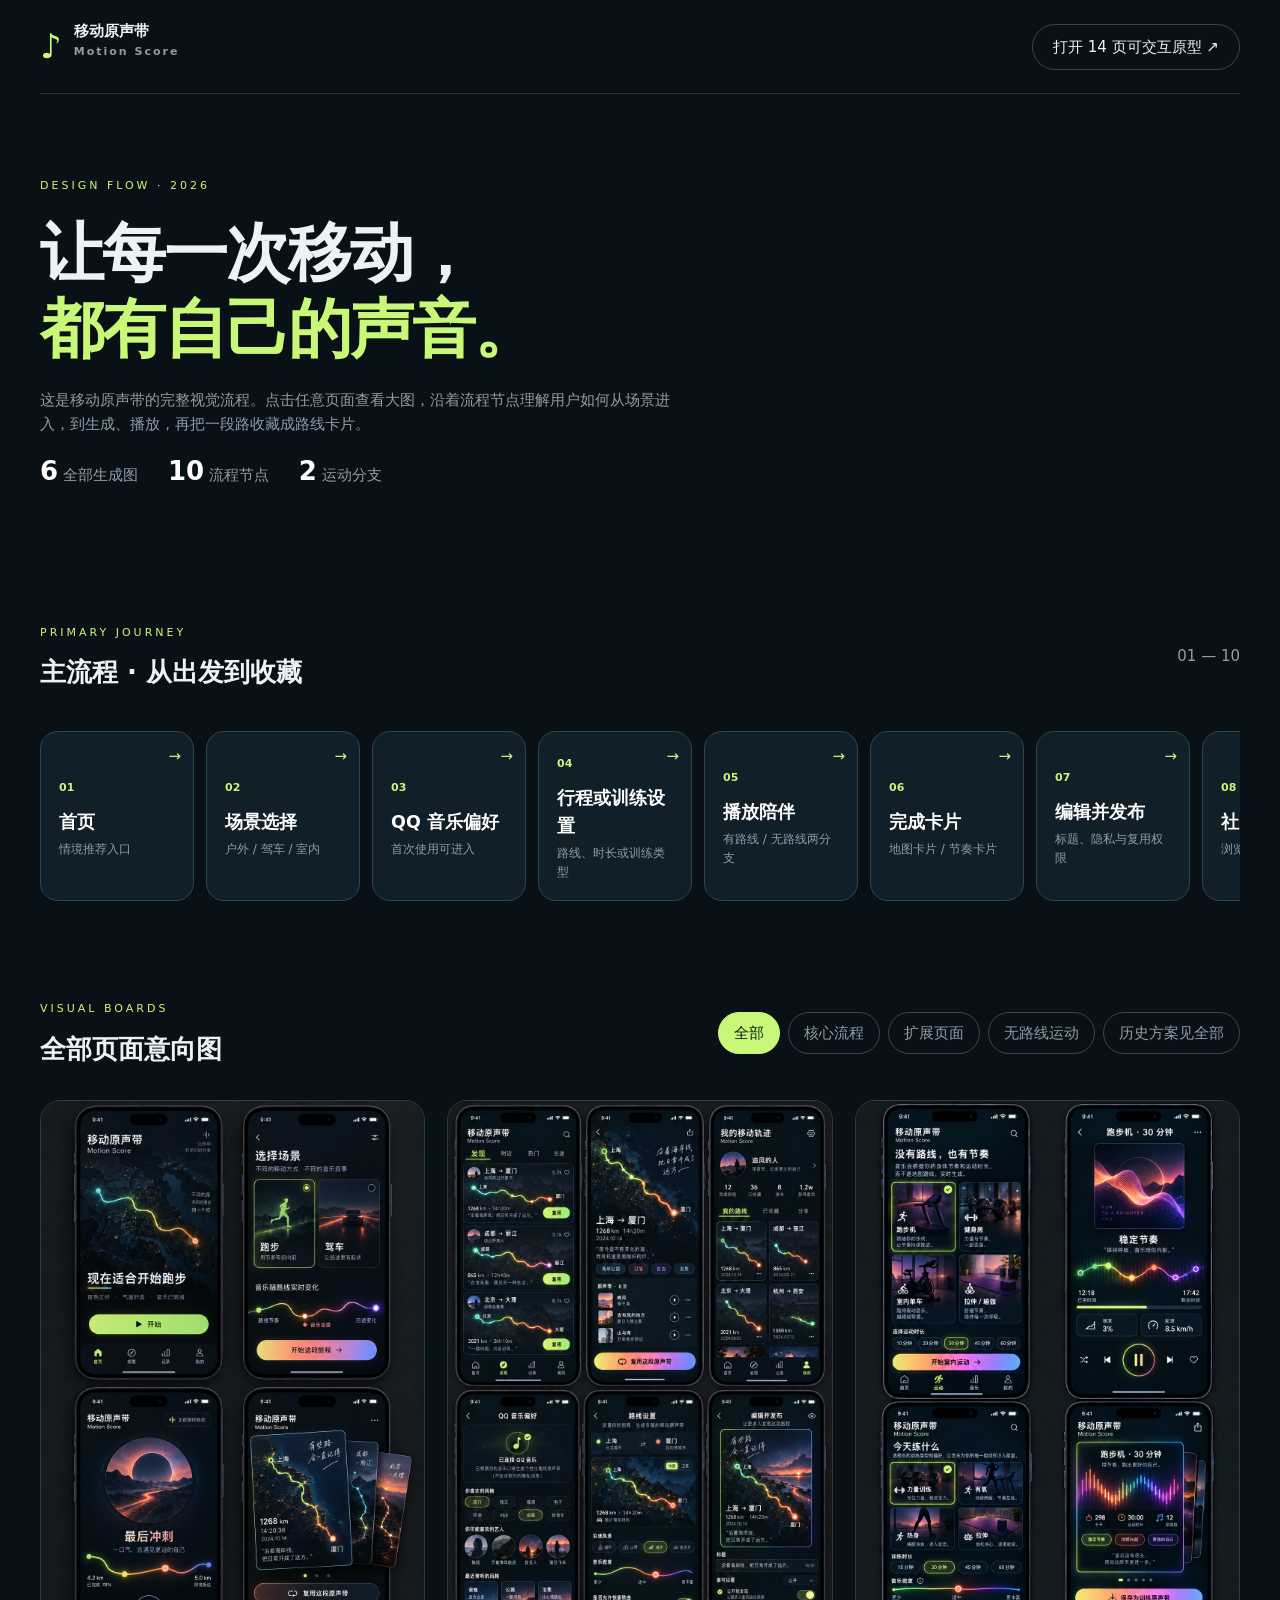
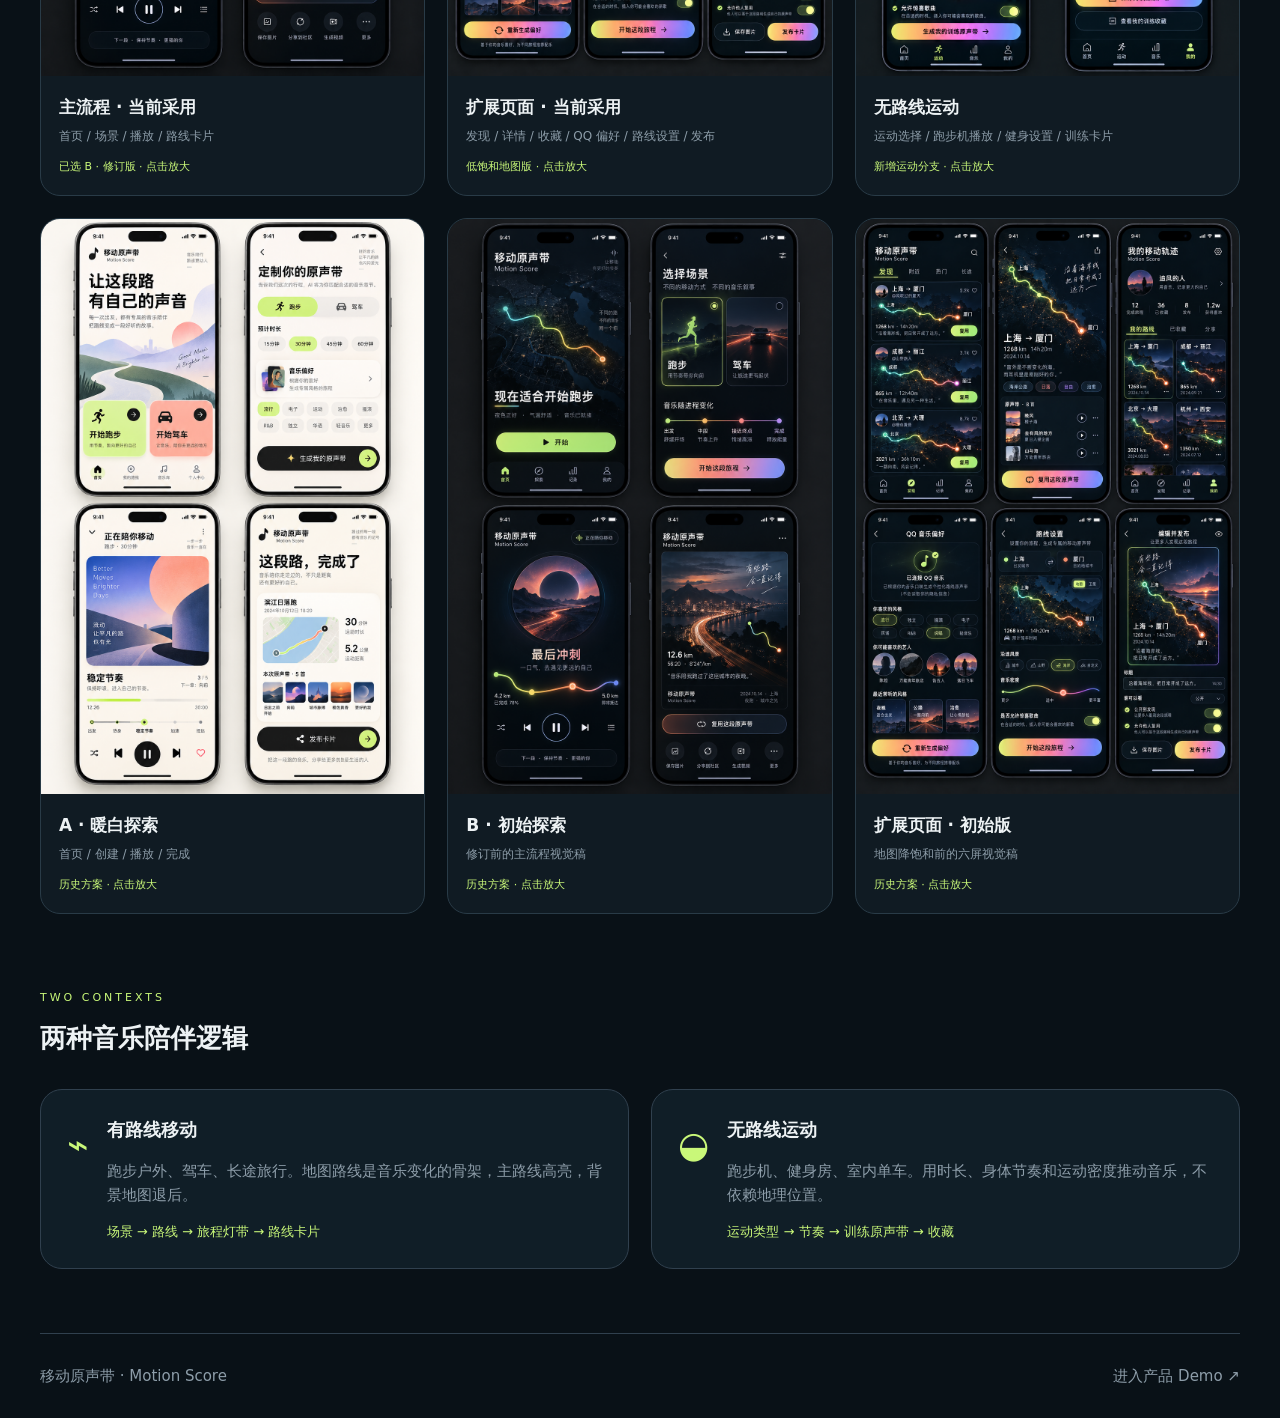
<file: design-flow.html>
<!doctype html>
<html lang="zh-CN">
<head>
  <meta charset="UTF-8" />
  <meta name="viewport" content="width=device-width, initial-scale=1.0" />
  <title>移动原声带 · 设计流程展厅</title>
  <link rel="stylesheet" href="design-flow.css" />
</head>
<body>
  <main class="shell">
    <header class="topbar">
      <a class="brand" href="index.html"><span class="brand-mark">♪</span><span>移动原声带<small>Motion Score</small></span></a>
      <a class="demo-link" href="motion-score-html.html">打开 14 页可交互原型 <span>↗</span></a>
    </header>

    <section class="intro">
      <p class="eyebrow">DESIGN FLOW · 2026</p>
      <h1>让每一次移动，<br><em>都有自己的声音。</em></h1>
      <p class="intro-copy">这是移动原声带的完整视觉流程。点击任意页面查看大图，沿着流程节点理解用户如何从场景进入，到生成、播放，再把一段路收藏成路线卡片。</p>
      <div class="stats"><span><b>4</b> 视觉方案</span><span><b>10</b> 主流程节点</span><span><b>2</b> 运动分支</span></div>
    </section>

    <section class="flow-section">
      <div class="section-heading"><div><p class="eyebrow">PRIMARY JOURNEY</p><h2>主流程 · 从出发到收藏</h2></div><span class="route-label">01 — 10</span></div>
      <div class="flow-track" id="flowTrack"></div>
    </section>

    <section class="gallery-section" id="gallery">
      <div class="section-heading"><div><p class="eyebrow">VISUAL BOARDS</p><h2>全部页面意向图</h2></div><div class="filters" role="tablist"><button class="filter active" data-filter="all">全部</button><button class="filter" data-filter="core">核心流程</button><button class="filter" data-filter="secondary">扩展页面</button><button class="filter" data-filter="fitness">无路线运动</button></div></div>
      <div class="board-grid" id="boardGrid"></div>
    </section>

    <section class="branch-section">
      <div class="section-heading"><div><p class="eyebrow">TWO CONTEXTS</p><h2>两种音乐陪伴逻辑</h2></div></div>
      <div class="branch-grid"><article class="branch-card route"><span class="branch-icon">⌁</span><div><h3>有路线移动</h3><p>跑步户外、驾车、长途旅行。地图路线是音乐变化的骨架，主路线高亮，背景地图退后。</p><div class="branch-flow">场景 → 路线 → 旅程灯带 → 路线卡片</div></div></article><article class="branch-card indoor"><span class="branch-icon">◒</span><div><h3>无路线运动</h3><p>跑步机、健身房、室内单车。用时长、身体节奏和运动密度推动音乐，不依赖地理位置。</p><div class="branch-flow">运动类型 → 节奏 → 训练原声带 → 收藏</div></div></article></div>
    </section>

    <footer><span>移动原声带 · Motion Score</span><a href="index.html">进入产品 Demo ↗</a></footer>
  </main>
  <div class="lightbox" id="lightbox" aria-hidden="true"><button class="lightbox-close" id="closeLightbox">×</button><img id="lightboxImage" alt="页面意向图大图" /><div class="lightbox-caption" id="lightboxCaption"></div></div>
  <script src="design-flow.js"></script>
</body>
</html>
</file>
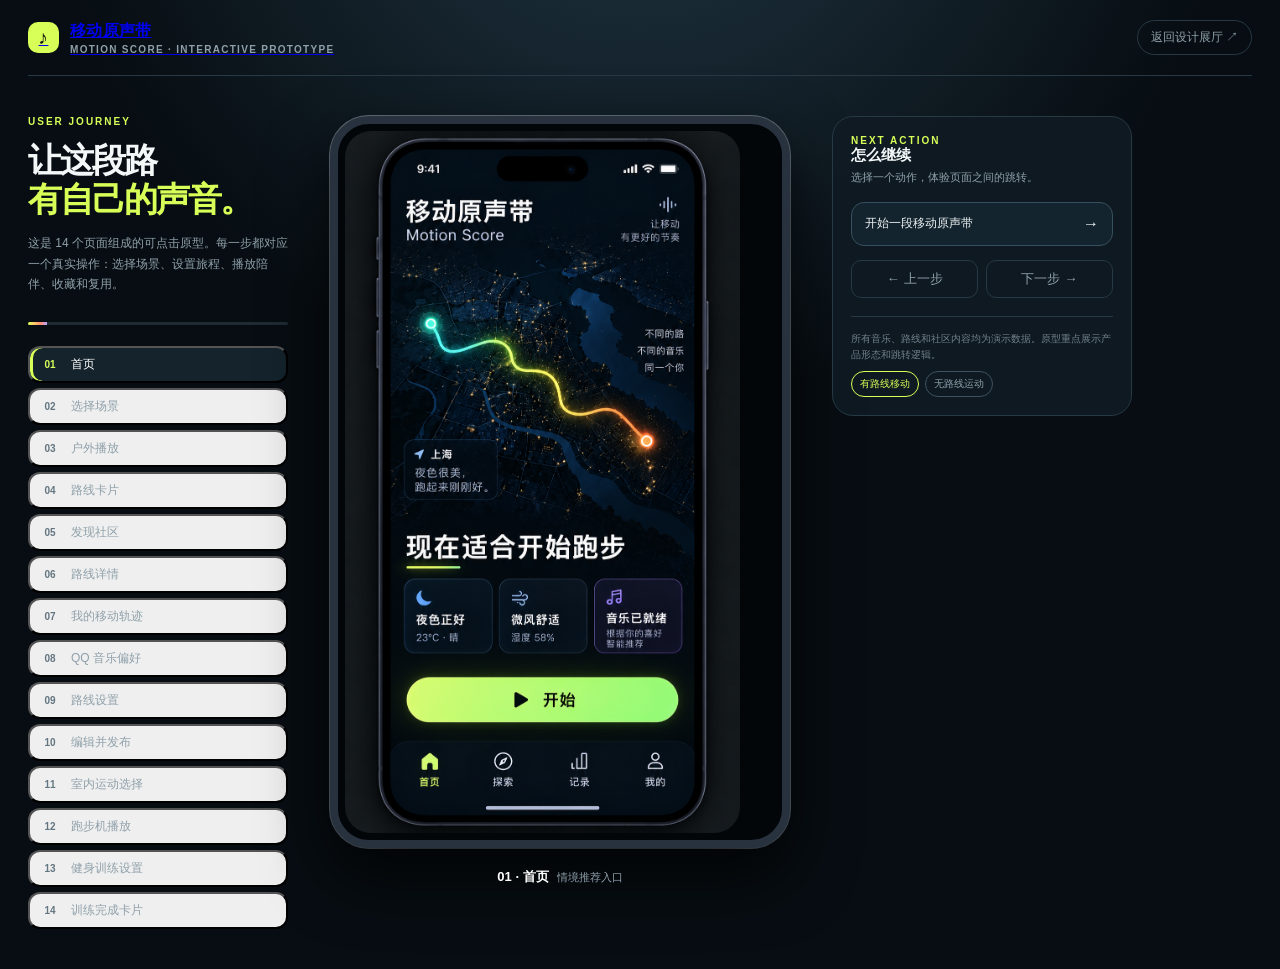
<file: motion-score-prototype.html>
<!doctype html>
<html lang="zh-CN">
<head>
  <meta charset="UTF-8"><meta name="viewport" content="width=device-width, initial-scale=1.0">
  <title>移动原声带 · 可交互原型</title>
  <style>
    :root{--bg:#070d12;--panel:#101b23;--line:#263944;--muted:#8fa0aa;--ink:#f3f7f8;--lime:#d8ff58;--coral:#ff8d70;--purple:#bba5ff}*{box-sizing:border-box}body{margin:0;background:radial-gradient(circle at 50% -20%,#213744 0,#070d12 45%),#070d12;color:var(--ink);font-family:Inter,"PingFang SC","Microsoft YaHei",sans-serif}.shell{max-width:1320px;margin:auto;padding:0 28px 40px}.topbar{height:76px;border-bottom:1px solid var(--line);display:flex;justify-content:space-between;align-items:center}.brand{display:flex;gap:11px;align-items:center;font-weight:800;letter-spacing:.02em}.mark{display:grid;place-items:center;width:31px;height:31px;border-radius:10px;background:var(--lime);color:#111;font-size:19px}.brand small{display:block;color:var(--muted);font-size:10px;letter-spacing:.13em;margin-top:2px}.back{color:var(--muted);text-decoration:none;font-size:12px;border:1px solid var(--line);border-radius:999px;padding:8px 13px}.layout{display:grid;grid-template-columns:260px minmax(300px,460px) 300px;gap:42px;align-items:start;padding-top:40px}.eyebrow{font-size:10px;letter-spacing:.2em;color:var(--lime);font-weight:800}.side h1{font-size:34px;line-height:1.15;letter-spacing:-.06em;margin:14px 0}.side-copy{color:var(--muted);font-size:12px;line-height:1.7;margin-bottom:28px}.progress{height:3px;background:#1e2b33;border-radius:9px;overflow:hidden;margin:15px 0 21px}.progress i{display:block;height:100%;background:linear-gradient(90deg,var(--lime),#ffc766,var(--coral),var(--purple));width:7%;transition:.28s}.step-list{display:grid;gap:5px}.step{display:flex;align-items:center;gap:11px;padding:8px 10px;border-radius:12px;color:var(--muted);font-size:12px;cursor:pointer;transition:.16s}.step:hover,.step.active{background:#14232c;color:#fff}.step.active{box-shadow:inset 3px 0 var(--lime)}.step b{font-size:10px;color:#637580;width:20px}.step.active b{color:var(--lime)}.viewer{text-align:center}.device{background:#030609;border:8px solid #27323e;border-radius:39px;padding:7px;box-shadow:0 28px 65px #000b,0 0 0 1px #65717c;display:inline-block;line-height:0;max-width:100%}.device img{width:min(100%,395px);height:auto;border-radius:26px;display:block}.caption{margin-top:16px;color:var(--muted);font-size:11px}.caption strong{color:#fff;font-size:13px;margin-right:8px}.actions{background:rgba(16,27,35,.92);border:1px solid var(--line);border-radius:21px;padding:18px;position:sticky;top:24px}.actions h2{font-size:15px;margin:0 0 4px}.actions>p{color:var(--muted);font-size:11px;line-height:1.5;margin:0 0 16px}.action-list{display:grid;gap:8px}.action{width:100%;border:1px solid #37505e;background:#14242e;color:#eef4f5;text-align:left;padding:12px 13px;border-radius:13px;display:flex;justify-content:space-between;align-items:center;font-size:12px;cursor:pointer;transition:.15s}.action:hover{background:var(--lime);color:#101610;border-color:var(--lime);transform:translateX(2px)}.action .arrow{font-size:16px}.aux{display:flex;gap:8px;margin-top:14px}.aux button{flex:1;border:1px solid var(--line);background:transparent;color:var(--muted);padding:9px;border-radius:10px;cursor:pointer}.aux button:hover{border-color:var(--lime);color:var(--lime)}.note{margin-top:18px;padding-top:14px;border-top:1px solid var(--line);color:#70818c;font-size:10px;line-height:1.6}.branch{display:inline-flex;gap:6px;flex-wrap:wrap;margin-top:8px}.chip{border:1px solid #3e5260;border-radius:999px;padding:5px 8px;color:var(--muted);font-size:10px}.chip.on{border-color:var(--lime);color:var(--lime)}@media(max-width:980px){.layout{grid-template-columns:210px minmax(280px,430px);gap:24px}.actions{grid-column:1/-1;position:static}.action-list{grid-template-columns:repeat(2,1fr)}}@media(max-width:650px){.shell{padding:0 15px 24px}.topbar{height:65px}.layout{display:block;padding-top:23px}.side{margin-bottom:22px}.side h1{font-size:30px}.step-list{display:flex;overflow:auto;padding-bottom:3px}.step{flex:0 0 auto;padding:8px 10px}.step p{display:none}.viewer{margin-bottom:22px}.device{border-width:6px;border-radius:31px}.device img{border-radius:22px}.actions{padding:15px}.action-list{grid-template-columns:1fr 1fr}}
  </style>
</head>
<body>
  <main class="shell">
    <header class="topbar"><a class="brand" href="index.html"><span class="mark">♪</span><span>移动原声带<small>MOTION SCORE · INTERACTIVE PROTOTYPE</small></span></a><a class="back" href="design-flow.html">返回设计展厅 ↗</a></header>
    <div class="layout">
      <aside class="side"><div class="eyebrow">USER JOURNEY</div><h1>让这段路<br><span style="color:var(--lime)">有自己的声音。</span></h1><p class="side-copy">这是 14 个页面组成的可点击原型。每一步都对应一个真实操作：选择场景、设置旅程、播放陪伴、收藏和复用。</p><div class="progress"><i id="progressBar"></i></div><div class="step-list" id="stepList"></div></aside>
      <section class="viewer"><div class="device"><img id="screenImage" alt="当前移动原声带页面"></div><div class="caption"><strong id="screenTitle"></strong><span id="screenDesc"></span></div></section>
      <aside class="actions"><div class="eyebrow">NEXT ACTION</div><h2 id="actionTitle">怎么继续</h2><p id="actionDesc">选择一个动作，体验页面之间的跳转。</p><div class="action-list" id="actionList"></div><div class="aux"><button id="prevBtn">← 上一步</button><button id="nextBtn">下一步 →</button></div><div class="note">所有音乐、路线和社区内容均为演示数据。原型重点展示产品形态和跳转逻辑。</div><div class="branch"><span class="chip on">有路线移动</span><span class="chip">无路线运动</span></div></aside>
    </div>
  </main>
  <script>
    const screens=[
      ['首页','情境推荐入口','design-assets/hd-pages/01-home.png',[['开始一段移动原声带',1]]],
      ['选择场景','跑步 / 驾车 / 不同的音乐叙事','design-assets/hd-pages/02-scene.png',[['选择跑步 · 设置路线',8],['选择驾车 · 设置路线',8],['进入室内运动',10]]],
      ['户外播放','路线灯带正在陪你移动','design-assets/hd-pages/03-outdoor-play.png',[['结束本次原声带',3]]],
      ['路线卡片','一段路，收藏成自己的声音','design-assets/hd-pages/04-route-card.png',[['复用这段原声带',8],['发布到发现',9]]],
      ['发现社区','浏览别人的移动原声带','design-assets/hd-pages/05-discover.png',[['打开上海 → 厦门',5],['复用这段路线',8]]],
      ['路线详情','一张卡片，完整记录一段旅程','design-assets/hd-pages/06-route-detail.png',[['复用这段原声带',8]]],
      ['我的移动轨迹','个人路线收藏与分享','design-assets/hd-pages/07-profile.png',[['打开路线收藏',5],['设置 QQ 音乐偏好',7]]],
      ['QQ 音乐偏好','让推荐更像你','design-assets/hd-pages/08-preferences.png',[['重新生成偏好',1],['返回路线设置',8]]],
      ['路线设置','为这段旅程设置音乐密度','design-assets/hd-pages/09-route-setup.png',[['开始这段旅程',2]]],
      ['编辑并发布','决定谁能看见和复用','design-assets/hd-pages/10-publish.png',[['发布卡片',4],['保存图片后返回',5]]],
      ['室内运动选择','没有路线，也有节奏','design-assets/hd-pages/11-indoor-select.png',[['选择跑步机',11],['选择健身房',12]]],
      ['跑步机播放','音乐跟着身体节奏变化','design-assets/hd-pages/12-treadmill.png',[['完成训练',13]]],
      ['健身训练设置','今天练什么','design-assets/hd-pages/13-gym-setup.png',[['生成训练原声带',11]]],
      ['训练完成卡片','把训练收藏成原声带','design-assets/hd-pages/14-workout-card.png',[['查看训练收藏',6],['再来一段室内运动',10]]]
    ];
    let current=0;
    const $=s=>document.querySelector(s), image=$('#screenImage'), title=$('#screenTitle'), desc=$('#screenDesc'), actions=$('#actionList');
    function render(){const s=screens[current];image.src=s[2];image.alt=`${s[0]}：${s[1]}`;title.textContent=`${String(current+1).padStart(2,'0')} · ${s[0]}`;desc.textContent=s[1];$('#progressBar').style.width=`${((current+1)/screens.length)*100}%`;$('#actionTitle').textContent=current===13?'下一步':'怎么继续';actions.innerHTML=s[3].map(([label,target])=>`<button class="action" data-target="${target}"><span>${label}</span><span class="arrow">→</span></button>`).join('');document.querySelectorAll('.action').forEach(b=>b.onclick=()=>go(Number(b.dataset.target)));document.querySelectorAll('.step').forEach((b,i)=>b.classList.toggle('active',i===current));$('#prevBtn').disabled=current===0;$('#nextBtn').textContent=current===screens.length-1?'回到首页':'下一步 →';}
    function go(n){current=Math.max(0,Math.min(screens.length-1,n));render();window.scrollTo({top:0,behavior:'smooth'})}
    $('#prevBtn').onclick=()=>go(current-1);$('#nextBtn').onclick=()=>go(current===screens.length-1?0:current+1);
    $('#stepList').innerHTML=screens.map((s,i)=>`<button class="step" data-step="${i}"><b>${String(i+1).padStart(2,'0')}</b><span>${s[0]}</span></button>`).join('');document.querySelectorAll('.step').forEach(b=>b.onclick=()=>go(Number(b.dataset.step)));render();
  </script>
</body>
</html>
</file>
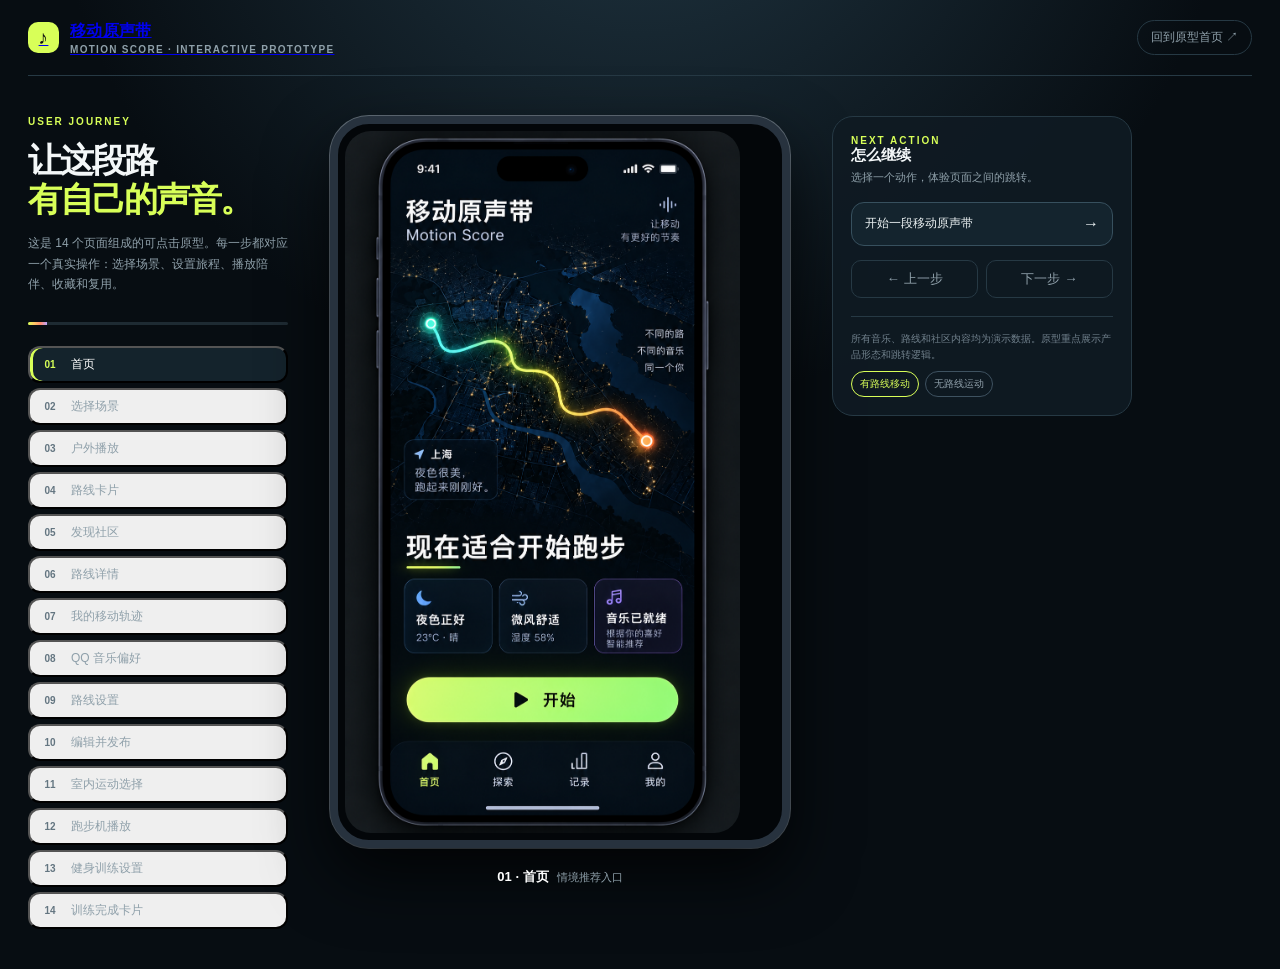
<file: 移动原声带-离线原型/motion-score-prototype.html>
<!doctype html>
<html lang="zh-CN">
<head>
  <meta charset="UTF-8"><meta name="viewport" content="width=device-width, initial-scale=1.0">
  <title>移动原声带 · 可交互原型</title>
  <style>
    :root{--bg:#070d12;--panel:#101b23;--line:#263944;--muted:#8fa0aa;--ink:#f3f7f8;--lime:#d8ff58;--coral:#ff8d70;--purple:#bba5ff}*{box-sizing:border-box}body{margin:0;background:radial-gradient(circle at 50% -20%,#213744 0,#070d12 45%),#070d12;color:var(--ink);font-family:Inter,"PingFang SC","Microsoft YaHei",sans-serif}.shell{max-width:1320px;margin:auto;padding:0 28px 40px}.topbar{height:76px;border-bottom:1px solid var(--line);display:flex;justify-content:space-between;align-items:center}.brand{display:flex;gap:11px;align-items:center;font-weight:800;letter-spacing:.02em}.mark{display:grid;place-items:center;width:31px;height:31px;border-radius:10px;background:var(--lime);color:#111;font-size:19px}.brand small{display:block;color:var(--muted);font-size:10px;letter-spacing:.13em;margin-top:2px}.back{color:var(--muted);text-decoration:none;font-size:12px;border:1px solid var(--line);border-radius:999px;padding:8px 13px}.layout{display:grid;grid-template-columns:260px minmax(300px,460px) 300px;gap:42px;align-items:start;padding-top:40px}.eyebrow{font-size:10px;letter-spacing:.2em;color:var(--lime);font-weight:800}.side h1{font-size:34px;line-height:1.15;letter-spacing:-.06em;margin:14px 0}.side-copy{color:var(--muted);font-size:12px;line-height:1.7;margin-bottom:28px}.progress{height:3px;background:#1e2b33;border-radius:9px;overflow:hidden;margin:15px 0 21px}.progress i{display:block;height:100%;background:linear-gradient(90deg,var(--lime),#ffc766,var(--coral),var(--purple));width:7%;transition:.28s}.step-list{display:grid;gap:5px}.step{display:flex;align-items:center;gap:11px;padding:8px 10px;border-radius:12px;color:var(--muted);font-size:12px;cursor:pointer;transition:.16s}.step:hover,.step.active{background:#14232c;color:#fff}.step.active{box-shadow:inset 3px 0 var(--lime)}.step b{font-size:10px;color:#637580;width:20px}.step.active b{color:var(--lime)}.viewer{text-align:center}.device{background:#030609;border:8px solid #27323e;border-radius:39px;padding:7px;box-shadow:0 28px 65px #000b,0 0 0 1px #65717c;display:inline-block;line-height:0;max-width:100%}.device img{width:min(100%,395px);height:auto;border-radius:26px;display:block}.caption{margin-top:16px;color:var(--muted);font-size:11px}.caption strong{color:#fff;font-size:13px;margin-right:8px}.actions{background:rgba(16,27,35,.92);border:1px solid var(--line);border-radius:21px;padding:18px;position:sticky;top:24px}.actions h2{font-size:15px;margin:0 0 4px}.actions>p{color:var(--muted);font-size:11px;line-height:1.5;margin:0 0 16px}.action-list{display:grid;gap:8px}.action{width:100%;border:1px solid #37505e;background:#14242e;color:#eef4f5;text-align:left;padding:12px 13px;border-radius:13px;display:flex;justify-content:space-between;align-items:center;font-size:12px;cursor:pointer;transition:.15s}.action:hover{background:var(--lime);color:#101610;border-color:var(--lime);transform:translateX(2px)}.action .arrow{font-size:16px}.aux{display:flex;gap:8px;margin-top:14px}.aux button{flex:1;border:1px solid var(--line);background:transparent;color:var(--muted);padding:9px;border-radius:10px;cursor:pointer}.aux button:hover{border-color:var(--lime);color:var(--lime)}.note{margin-top:18px;padding-top:14px;border-top:1px solid var(--line);color:#70818c;font-size:10px;line-height:1.6}.branch{display:inline-flex;gap:6px;flex-wrap:wrap;margin-top:8px}.chip{border:1px solid #3e5260;border-radius:999px;padding:5px 8px;color:var(--muted);font-size:10px}.chip.on{border-color:var(--lime);color:var(--lime)}@media(max-width:980px){.layout{grid-template-columns:210px minmax(280px,430px);gap:24px}.actions{grid-column:1/-1;position:static}.action-list{grid-template-columns:repeat(2,1fr)}}@media(max-width:650px){.shell{padding:0 15px 24px}.topbar{height:65px}.layout{display:block;padding-top:23px}.side{margin-bottom:22px}.side h1{font-size:30px}.step-list{display:flex;overflow:auto;padding-bottom:3px}.step{flex:0 0 auto;padding:8px 10px}.step p{display:none}.viewer{margin-bottom:22px}.device{border-width:6px;border-radius:31px}.device img{border-radius:22px}.actions{padding:15px}.action-list{grid-template-columns:1fr 1fr}}
  </style>
</head>
<body>
  <main class="shell">
    <header class="topbar"><a class="brand" href="motion-score-prototype.html"><span class="mark">♪</span><span>移动原声带<small>MOTION SCORE · INTERACTIVE PROTOTYPE</small></span></a><a class="back" href="motion-score-prototype.html">回到原型首页 ↗</a></header>
    <div class="layout">
      <aside class="side"><div class="eyebrow">USER JOURNEY</div><h1>让这段路<br><span style="color:var(--lime)">有自己的声音。</span></h1><p class="side-copy">这是 14 个页面组成的可点击原型。每一步都对应一个真实操作：选择场景、设置旅程、播放陪伴、收藏和复用。</p><div class="progress"><i id="progressBar"></i></div><div class="step-list" id="stepList"></div></aside>
      <section class="viewer"><div class="device"><img id="screenImage" alt="当前移动原声带页面"></div><div class="caption"><strong id="screenTitle"></strong><span id="screenDesc"></span></div></section>
      <aside class="actions"><div class="eyebrow">NEXT ACTION</div><h2 id="actionTitle">怎么继续</h2><p id="actionDesc">选择一个动作，体验页面之间的跳转。</p><div class="action-list" id="actionList"></div><div class="aux"><button id="prevBtn">← 上一步</button><button id="nextBtn">下一步 →</button></div><div class="note">所有音乐、路线和社区内容均为演示数据。原型重点展示产品形态和跳转逻辑。</div><div class="branch"><span class="chip on">有路线移动</span><span class="chip">无路线运动</span></div></aside>
    </div>
  </main>
  <script>
    const screens=[
      ['首页','情境推荐入口','design-assets/hd-pages/01-home.png',[['开始一段移动原声带',1]]],
      ['选择场景','跑步 / 驾车 / 不同的音乐叙事','design-assets/hd-pages/02-scene.png',[['选择跑步 · 设置路线',8],['选择驾车 · 设置路线',8],['进入室内运动',10]]],
      ['户外播放','路线灯带正在陪你移动','design-assets/hd-pages/03-outdoor-play.png',[['结束本次原声带',3]]],
      ['路线卡片','一段路，收藏成自己的声音','design-assets/hd-pages/04-route-card.png',[['复用这段原声带',8],['发布到发现',9]]],
      ['发现社区','浏览别人的移动原声带','design-assets/hd-pages/05-discover.png',[['打开上海 → 厦门',5],['复用这段路线',8]]],
      ['路线详情','一张卡片，完整记录一段旅程','design-assets/hd-pages/06-route-detail.png',[['复用这段原声带',8]]],
      ['我的移动轨迹','个人路线收藏与分享','design-assets/hd-pages/07-profile.png',[['打开路线收藏',5],['设置 QQ 音乐偏好',7]]],
      ['QQ 音乐偏好','让推荐更像你','design-assets/hd-pages/08-preferences.png',[['重新生成偏好',1],['返回路线设置',8]]],
      ['路线设置','为这段旅程设置音乐密度','design-assets/hd-pages/09-route-setup.png',[['开始这段旅程',2]]],
      ['编辑并发布','决定谁能看见和复用','design-assets/hd-pages/10-publish.png',[['发布卡片',4],['保存图片后返回',5]]],
      ['室内运动选择','没有路线，也有节奏','design-assets/hd-pages/11-indoor-select.png',[['选择跑步机',11],['选择健身房',12]]],
      ['跑步机播放','音乐跟着身体节奏变化','design-assets/hd-pages/12-treadmill.png',[['完成训练',13]]],
      ['健身训练设置','今天练什么','design-assets/hd-pages/13-gym-setup.png',[['生成训练原声带',11]]],
      ['训练完成卡片','把训练收藏成原声带','design-assets/hd-pages/14-workout-card.png',[['查看训练收藏',6],['再来一段室内运动',10]]]
    ];
    let current=0;
    const $=s=>document.querySelector(s), image=$('#screenImage'), title=$('#screenTitle'), desc=$('#screenDesc'), actions=$('#actionList');
    function render(){const s=screens[current];image.src=s[2];image.alt=`${s[0]}：${s[1]}`;title.textContent=`${String(current+1).padStart(2,'0')} · ${s[0]}`;desc.textContent=s[1];$('#progressBar').style.width=`${((current+1)/screens.length)*100}%`;$('#actionTitle').textContent=current===13?'下一步':'怎么继续';actions.innerHTML=s[3].map(([label,target])=>`<button class="action" data-target="${target}"><span>${label}</span><span class="arrow">→</span></button>`).join('');document.querySelectorAll('.action').forEach(b=>b.onclick=()=>go(Number(b.dataset.target)));document.querySelectorAll('.step').forEach((b,i)=>b.classList.toggle('active',i===current));$('#prevBtn').disabled=current===0;$('#nextBtn').textContent=current===screens.length-1?'回到首页':'下一步 →';}
    function go(n){current=Math.max(0,Math.min(screens.length-1,n));render();window.scrollTo({top:0,behavior:'smooth'})}
    $('#prevBtn').onclick=()=>go(current-1);$('#nextBtn').onclick=()=>go(current===screens.length-1?0:current+1);
    $('#stepList').innerHTML=screens.map((s,i)=>`<button class="step" data-step="${i}"><b>${String(i+1).padStart(2,'0')}</b><span>${s[0]}</span></button>`).join('');document.querySelectorAll('.step').forEach(b=>b.onclick=()=>go(Number(b.dataset.step)));render();
  </script>
</body>
</html>
</file>
<file: design-flow.css>
:root{color-scheme:dark;--muted:#8d9da9;--lime:#c9f879}*{box-sizing:border-box}body{margin:0;background:#091117;color:#edf2f4;font:15px/1.6 system-ui,'Microsoft YaHei',sans-serif}a{color:inherit;text-decoration:none}button{font:inherit;cursor:pointer}.shell{max-width:1440px;margin:auto;padding:0 40px}.topbar,footer,.section-heading{display:flex;align-items:center;justify-content:space-between;gap:20px}.topbar{height:94px;border-bottom:1px solid #24323d}.brand{display:flex;gap:12px;font-weight:700}.brand small{display:block;font-size:11px;color:var(--muted);letter-spacing:2px}.brand-mark{font-size:34px;color:var(--lime)}.demo-link{border:1px solid #354753;padding:10px 20px;border-radius:30px}.intro{padding:72px 0 56px;max-width:850px}.eyebrow{font-size:11px;letter-spacing:3px;color:var(--lime)}h1{font-size:clamp(36px,5vw,66px);line-height:1.2;margin:20px 0;letter-spacing:-2px}h1 em{font-style:normal;color:var(--lime)}.intro-copy{max-width:640px;color:var(--muted)}.stats{display:flex;gap:30px;color:var(--muted)}.stats b{font-size:26px;color:#fff}section{margin-bottom:64px}h2{margin:5px 0;font-size:26px}.section-heading{margin-bottom:24px}.route-label{color:var(--muted)}.flow-track{display:flex;gap:12px;overflow:auto;padding:8px 0 24px}.flow-node{flex:0 0 154px;border:1px solid #304450;background:#111f28;color:#fff;border-radius:18px;text-align:left;padding:18px;position:relative}.flow-node:hover{border-color:var(--lime);background:#1a2a33}.flow-node b{color:var(--lime);font-size:11px}.flow-node h3{margin:10px 0 4px}.flow-node p{font-size:12px;color:var(--muted);margin:0}.flow-node::after{content:'→';position:absolute;right:12px;top:12px;color:var(--lime)}.filters{display:flex;gap:8px;flex-wrap:wrap}.filter{background:transparent;border:1px solid #354753;border-radius:24px;padding:8px 15px;color:var(--muted)}.filter.active{background:var(--lime);color:#112013;border-color:var(--lime)}.board-grid{display:grid;grid-template-columns:repeat(3,minmax(0,1fr));gap:22px}.board-card{border:1px solid #293b47;border-radius:20px;overflow:hidden;background:#101b23;cursor:zoom-in;transition:transform .2s}.board-card:hover{transform:translateY(-5px);border-color:var(--lime)}.board-card img{width:100%;display:block}.board-meta{padding:18px}.board-meta h3{font-size:17px;margin:0 0 6px}.board-meta p{font-size:12px;color:var(--muted);margin:0}.board-tag{display:inline-block;color:var(--lime);font-size:11px;margin-top:12px}.branch-grid{display:grid;grid-template-columns:1fr 1fr;gap:22px}.branch-card{border:1px solid #30404e;border-radius:22px;padding:26px;background:#101e27;display:flex;gap:18px}.branch-icon{font-size:36px;color:var(--lime)}.branch-card h3{margin:0}.branch-card p{color:var(--muted)}.branch-flow{color:var(--lime);font-size:13px}footer{border-top:1px solid #30404e;padding:30px 0;color:var(--muted)}.lightbox{position:fixed;inset:0;background:#02070bf5;z-index:20;display:none;overflow:auto;padding:65px 24px 24px;text-align:center}.lightbox.open{display:block}.lightbox img{display:block;max-width:100%;max-height:84vh;margin:auto;object-fit:contain}.lightbox img.zoomed{max-height:none;width:min(1200px,100%)}.lightbox-close{position:fixed;right:24px;top:12px;font-size:36px;background:#14222e;border:0;border-radius:50%;width:48px;color:#fff}.lightbox-caption{padding:15px;color:#dce4ec}.hidden{display:none!important}:focus-visible{outline:2px solid var(--lime);outline-offset:4px}@media(max-width:950px){.board-grid{grid-template-columns:1fr 1fr}.section-heading{align-items:flex-start;flex-direction:column}}@media(max-width:600px){.shell{padding:0 18px}.board-grid,.branch-grid{grid-template-columns:1fr}.intro{padding-top:40px}.demo-link{font-size:11px;padding:8px}.stats{gap:15px;font-size:12px}}
</file>
